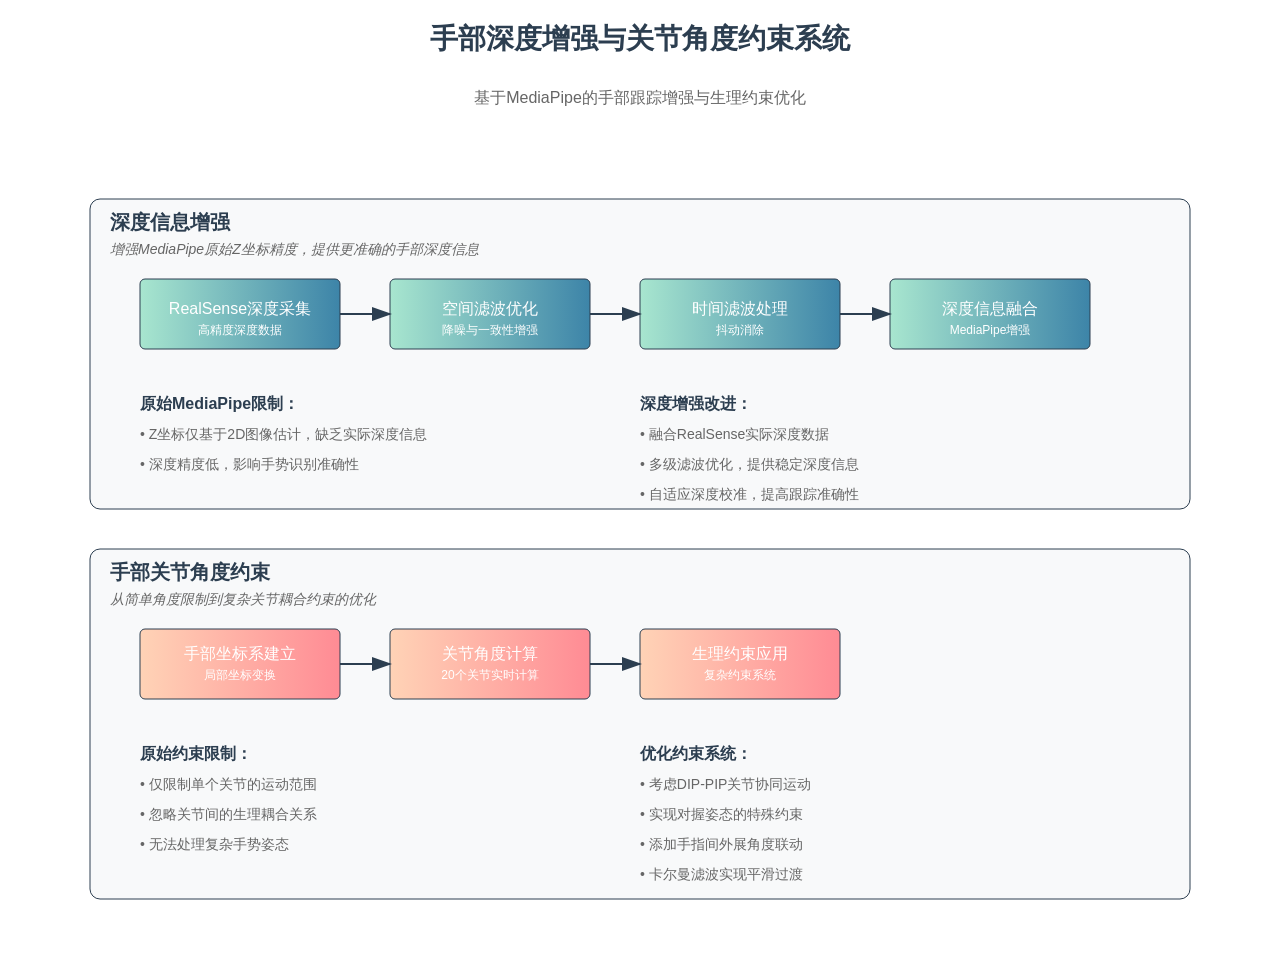
<file: task/改进方案.html>
<!DOCTYPE html>
<html>
<head>
    <style>
        .diagram-container {
            width: 1200px;
            height: 900px;
            margin: 20px auto;
            font-family: Arial, sans-serif;
        }
        .title {
            text-align: center;
            color: #2c3e50;
            font-size: 28px;
            margin-bottom: 30px;
            font-weight: bold;
        }
        .subtitle {
            text-align: center;
            color: #666;
            font-size: 16px;
            margin-bottom: 40px;
        }
    </style>
</head>
<body>
<div class="diagram-container">
    <div class="title">手部深度增强与关节角度约束系统</div>
    <div class="subtitle">基于MediaPipe的手部跟踪增强与生理约束优化</div>
    <svg width="1200" height="800">
        <defs>
            <!-- 渐变定义 -->
            <linearGradient id="depthGradient" x1="0%" y1="0%" x2="100%" y2="0%">
                <stop offset="0%" style="stop-color:#a8e6cf"/>
                <stop offset="100%" style="stop-color:#3d84a8"/>
            </linearGradient>
            <linearGradient id="angleGradient" x1="0%" y1="0%" x2="100%" y2="0%">
                <stop offset="0%" style="stop-color:#ffd3b6"/>
                <stop offset="100%" style="stop-color:#ff8b94"/>
            </linearGradient>
            <!-- 箭头定义 -->
            <marker id="arrowhead" markerWidth="10" markerHeight="7" refX="9" refY="3.5" orient="auto">
                <polygon points="0 0, 10 3.5, 0 7" fill="#2c3e50"/>
            </marker>
        </defs>

        <!-- 深度处理流程 -->
        <g transform="translate(50,50)">
            <rect x="0" y="0" width="1100" height="310" rx="10" fill="#f8f9fa" stroke="#2c3e50"/>
            <text x="20" y="30" fill="#2c3e50" font-size="20" font-weight="bold">深度信息增强</text>
            <text x="20" y="55" fill="#666" font-size="14" font-style="italic">
                增强MediaPipe原始Z坐标精度，提供更准确的手部深度信息
            </text>
            
            <!-- 深度处理步骤 -->
            <g transform="translate(50,80)">
                <rect x="0" y="0" width="200" height="70" rx="5" fill="url(#depthGradient)" stroke="#2c3e50"/>
                <text x="100" y="35" text-anchor="middle" fill="white">RealSense深度采集</text>
                <text x="100" y="55" text-anchor="middle" fill="white" font-size="12">高精度深度数据</text>
                
                <rect x="250" y="0" width="200" height="70" rx="5" fill="url(#depthGradient)" stroke="#2c3e50"/>
                <text x="350" y="35" text-anchor="middle" fill="white">空间滤波优化</text>
                <text x="350" y="55" text-anchor="middle" fill="white" font-size="12">降噪与一致性增强</text>
                
                <rect x="500" y="0" width="200" height="70" rx="5" fill="url(#depthGradient)" stroke="#2c3e50"/>
                <text x="600" y="35" text-anchor="middle" fill="white">时间滤波处理</text>
                <text x="600" y="55" text-anchor="middle" fill="white" font-size="12">抖动消除</text>
                
                <rect x="750" y="0" width="200" height="70" rx="5" fill="url(#depthGradient)" stroke="#2c3e50"/>
                <text x="850" y="35" text-anchor="middle" fill="white">深度信息融合</text>
                <text x="850" y="55" text-anchor="middle" fill="white" font-size="12">MediaPipe增强</text>

                <!-- 连接箭头 -->
                <path d="M200,35 L250,35" stroke="#2c3e50" stroke-width="2" marker-end="url(#arrowhead)"/>
                <path d="M450,35 L500,35" stroke="#2c3e50" stroke-width="2" marker-end="url(#arrowhead)"/>
                <path d="M700,35 L750,35" stroke="#2c3e50" stroke-width="2" marker-end="url(#arrowhead)"/>
                
                <!-- 深度处理说明 -->
                <g transform="translate(0,100)">
                    <text x="0" y="30" fill="#2c3e50" font-size="16" font-weight="bold">原始MediaPipe限制：</text>
                    <text x="0" y="60" fill="#666" font-size="14">
                        • Z坐标仅基于2D图像估计，缺乏实际深度信息
                    </text>
                    <text x="0" y="90" fill="#666" font-size="14">
                        • 深度精度低，影响手势识别准确性
                    </text>
                    
                    <text x="500" y="30" fill="#2c3e50" font-size="16" font-weight="bold">深度增强改进：</text>
                    <text x="500" y="60" fill="#666" font-size="14">
                        • 融合RealSense实际深度数据
                    </text>
                    <text x="500" y="90" fill="#666" font-size="14">
                        • 多级滤波优化，提供稳定深度信息
                    </text>
                    <text x="500" y="120" fill="#666" font-size="14">
                        • 自适应深度校准，提高跟踪准确性
                    </text>
                </g>
            </g>
        </g>

        <!-- 关节角度约束系统 -->
        <g transform="translate(50,400)">
            <rect x="0" y="0" width="1100" height="350" rx="10" fill="#f8f9fa" stroke="#2c3e50"/>
            <text x="20" y="30" fill="#2c3e50" font-size="20" font-weight="bold">手部关节角度约束</text>
            <text x="20" y="55" fill="#666" font-size="14" font-style="italic">
                从简单角度限制到复杂关节耦合约束的优化
            </text>
            
            <!-- 约束处理步骤 -->
            <g transform="translate(50,80)">
                <rect x="0" y="0" width="200" height="70" rx="5" fill="url(#angleGradient)" stroke="#2c3e50"/>
                <text x="100" y="30" text-anchor="middle" fill="white">手部坐标系建立</text>
                <text x="100" y="50" text-anchor="middle" fill="white" font-size="12">局部坐标变换</text>
                
                <rect x="250" y="0" width="200" height="70" rx="5" fill="url(#angleGradient)" stroke="#2c3e50"/>
                <text x="350" y="30" text-anchor="middle" fill="white">关节角度计算</text>
                <text x="350" y="50" text-anchor="middle" fill="white" font-size="12">20个关节实时计算</text>
                
                <rect x="500" y="0" width="200" height="70" rx="5" fill="url(#angleGradient)" stroke="#2c3e50"/>
                <text x="600" y="30" text-anchor="middle" fill="white">生理约束应用</text>
                <text x="600" y="50" text-anchor="middle" fill="white" font-size="12">复杂约束系统</text>

                <!-- 连接箭头 -->
                <path d="M200,35 L250,35" stroke="#2c3e50" stroke-width="2" marker-end="url(#arrowhead)"/>
                <path d="M450,35 L500,35" stroke="#2c3e50" stroke-width="2" marker-end="url(#arrowhead)"/>
                
                <!-- 约束系统对比说明 -->
                <g transform="translate(0,100)">
                    <text x="0" y="30" fill="#2c3e50" font-size="16" font-weight="bold">原始约束限制：</text>
                    <text x="0" y="60" fill="#666" font-size="14">
                        • 仅限制单个关节的运动范围
                    </text>
                    <text x="0" y="90" fill="#666" font-size="14">
                        • 忽略关节间的生理耦合关系
                    </text>
                    <text x="0" y="120" fill="#666" font-size="14">
                        • 无法处理复杂手势姿态
                    </text>

                    <text x="500" y="30" fill="#2c3e50" font-size="16" font-weight="bold">优化约束系统：</text>
                    <text x="500" y="60" fill="#666" font-size="14">
                        • 考虑DIP-PIP关节协同运动
                    </text>
                    <text x="500" y="90" fill="#666" font-size="14">
                        • 实现对握姿态的特殊约束
                    </text>
                    <text x="500" y="120" fill="#666" font-size="14">
                        • 添加手指间外展角度联动
                    </text>
                    <text x="500" y="150" fill="#666" font-size="14">
                        • 卡尔曼滤波实现平滑过渡
                    </text>
                </g>
            </g>
        </g>
    </svg>
</div>
</body>
</html>
</file>
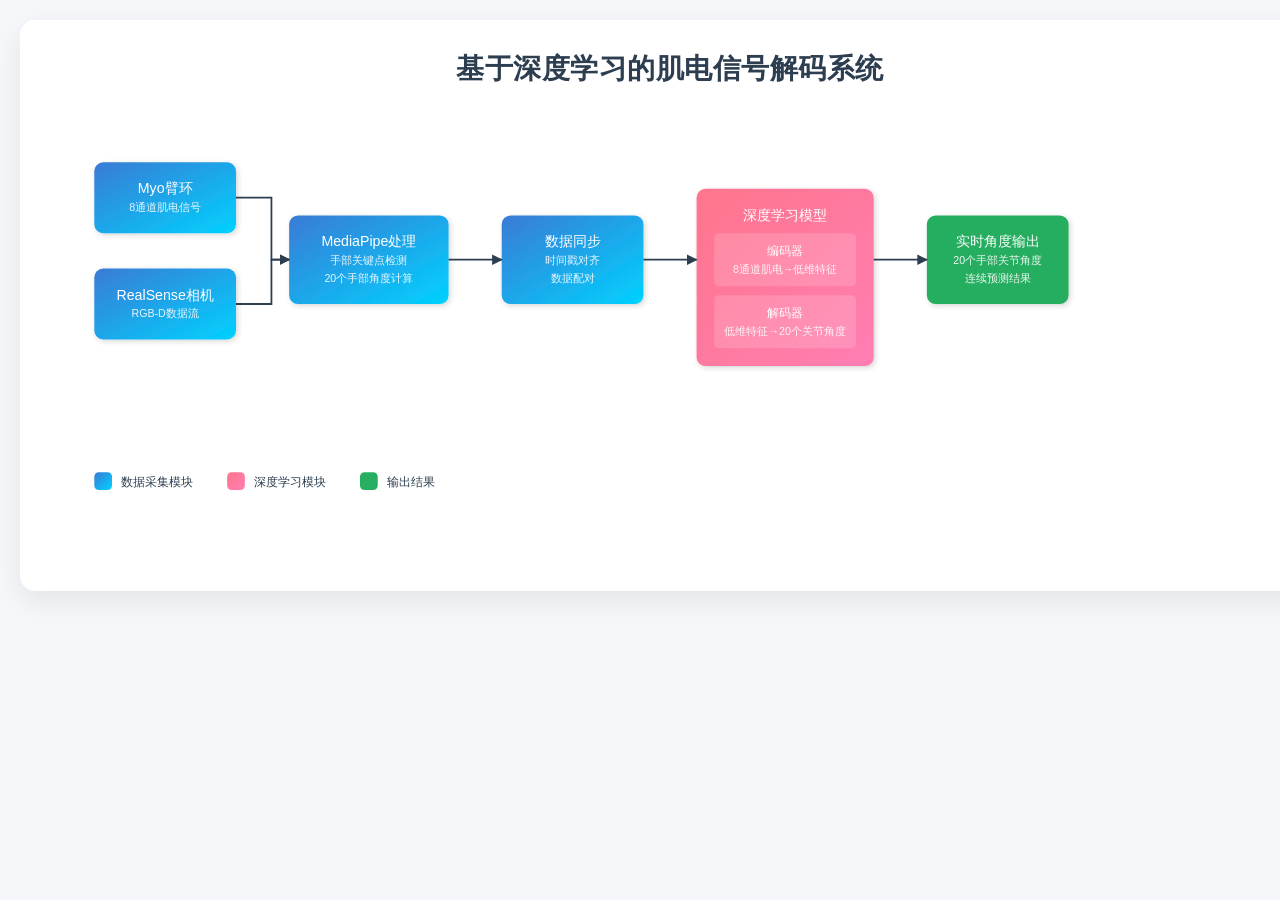
<file: task/模型方案图.html>
<!DOCTYPE html>
<html lang="zh">
<head>
    <meta charset="UTF-8">
    <meta name="viewport" content="width=device-width, initial-scale=1.0">
    <title>肌电信号解码方案图</title>
    <style>
        body {
            margin: 0;
            padding: 20px;
            font-family: 'Segoe UI', Arial, sans-serif;
            background-color: #f5f7fa;
        }
        
        .diagram-container {
            max-width: 1400px;
            width: 100%;
            margin: 0 auto;
            padding: 30px;
            background: #ffffff;
            border-radius: 15px;
            box-shadow: 0 10px 30px rgba(0,0,0,0.08);
            overflow-x: auto;
        }
        
        .title {
            text-align: center;
            color: #2c3e50;
            font-size: 28px;
            margin-bottom: 30px;
            font-weight: 600;
            letter-spacing: 0.5px;
        }
        
        svg {
            display: block;
            margin: 0 auto;
            max-width: 100%;
            height: auto;
        }
        
        /* 响应式调整 */
        @media (max-width: 1200px) {
            .diagram-container {
                padding: 20px;
            }
            .title {
                font-size: 24px;
            }
        }
        
        @media (max-width: 768px) {
            .diagram-container {
                padding: 15px;
            }
            .title {
                font-size: 20px;
                margin-bottom: 20px;
            }
        }
    </style>
</head>
<body>
<div class="diagram-container">
    <div class="title">基于深度学习的肌电信号解码系统</div>
    <svg viewBox="0 0 1400 500" preserveAspectRatio="xMidYMid meet">
        <defs>
            <!-- 渐变定义 -->
            <linearGradient id="dataGradient" x1="0%" y1="0%" x2="100%" y2="100%">
                <stop offset="0%" stop-color="#3a7bd5"/>
                <stop offset="100%" stop-color="#00d2ff"/>
            </linearGradient>
            <linearGradient id="modelGradient" x1="0%" y1="0%" x2="100%" y2="100%">
                <stop offset="0%" stop-color="#ff758c"/>
                <stop offset="100%" stop-color="#ff7eb3"/>
            </linearGradient>
            
            <!-- 阴影效果 -->
            <filter id="shadow" x="-20%" y="-20%" width="140%" height="140%">
                <feDropShadow dx="2" dy="2" stdDeviation="3" flood-color="#333" flood-opacity="0.2"/>
            </filter>

            <!-- 箭头标记 -->
            <marker id="arrow" viewBox="0 0 10 10" refX="9" refY="5"
                    markerWidth="6" markerHeight="6" orient="auto">
                <path d="M 0 0 L 10 5 L 0 10 z" fill="#2c3e50"/>
            </marker>
            
            <!-- 悬停效果 -->
            <filter id="hoverEffect" x="-20%" y="-20%" width="140%" height="140%">
                <feDropShadow dx="0" dy="0" stdDeviation="5" flood-color="#3498db" flood-opacity="0.5"/>
            </filter>
        </defs>

        <!-- 数据采集部分 -->
        <g transform="translate(50,50)">
            <!-- Myo臂环 -->
            <g class="node" cursor="pointer">
                <rect x="0" y="0" width="160" height="80" rx="10" 
                      fill="url(#dataGradient)" filter="url(#shadow)"/>
                <text x="80" y="35" text-anchor="middle" fill="white" font-size="16" font-weight="500">Myo臂环</text>
                <text x="80" y="55" text-anchor="middle" fill="rgba(255,255,255,0.9)" font-size="12">8通道肌电信号</text>
                <rect x="0" y="0" width="160" height="80" rx="10" 
                      fill="transparent" stroke="transparent" stroke-width="2"
                      style="transition: all 0.3s ease;"/>
            </g>

            <!-- RealSense相机 -->
            <g class="node" transform="translate(0,120)" cursor="pointer">
                <rect x="0" y="0" width="160" height="80" rx="10" 
                      fill="url(#dataGradient)" filter="url(#shadow)"/>
                <text x="80" y="35" text-anchor="middle" fill="white" font-size="16" font-weight="500">RealSense相机</text>
                <text x="80" y="55" text-anchor="middle" fill="rgba(255,255,255,0.9)" font-size="12">RGB-D数据流</text>
                <rect x="0" y="0" width="160" height="80" rx="10" 
                      fill="transparent" stroke="transparent" stroke-width="2"
                      style="transition: all 0.3s ease;"/>
            </g>

            <!-- MediaPipe处理 -->
            <g class="node" transform="translate(220,60)" cursor="pointer">
                <rect x="0" y="0" width="180" height="100" rx="10" 
                      fill="url(#dataGradient)" filter="url(#shadow)"/>
                <text x="90" y="35" text-anchor="middle" fill="white" font-size="16" font-weight="500">MediaPipe处理</text>
                <text x="90" y="55" text-anchor="middle" fill="rgba(255,255,255,0.9)" font-size="12">手部关键点检测</text>
                <text x="90" y="75" text-anchor="middle" fill="rgba(255,255,255,0.9)" font-size="12">20个手部角度计算</text>
                <rect x="0" y="0" width="180" height="100" rx="10" 
                      fill="transparent" stroke="transparent" stroke-width="2"
                      style="transition: all 0.3s ease;"/>
            </g>

            <!-- 数据同步 -->
            <g class="node" transform="translate(460,60)" cursor="pointer">
                <rect x="0" y="0" width="160" height="100" rx="10" 
                      fill="url(#dataGradient)" filter="url(#shadow)"/>
                <text x="80" y="35" text-anchor="middle" fill="white" font-size="16" font-weight="500">数据同步</text>
                <text x="80" y="55" text-anchor="middle" fill="rgba(255,255,255,0.9)" font-size="12">时间戳对齐</text>
                <text x="80" y="75" text-anchor="middle" fill="rgba(255,255,255,0.9)" font-size="12">数据配对</text>
                <rect x="0" y="0" width="160" height="100" rx="10" 
                      fill="transparent" stroke="transparent" stroke-width="2"
                      style="transition: all 0.3s ease;"/>
            </g>

            <!-- 深度学习模型 -->
            <g class="node" transform="translate(680,30)" cursor="pointer">
                <rect x="0" y="0" width="200" height="200" rx="10" 
                      fill="url(#modelGradient)" filter="url(#shadow)"/>
                <text x="100" y="35" text-anchor="middle" fill="white" font-size="16" font-weight="500">深度学习模型</text>
                
                <!-- Encoder部分 -->
                <g transform="translate(20,50)">
                    <rect x="0" y="0" width="160" height="60" rx="5" 
                          fill="rgba(255,255,255,0.15)"/>
                    <text x="80" y="25" text-anchor="middle" fill="white" font-size="14">编码器</text>
                    <text x="80" y="45" text-anchor="middle" fill="rgba(255,255,255,0.9)" font-size="12">8通道肌电→低维特征</text>
                </g>

                <!-- Decoder部分 -->
                <g transform="translate(20,120)">
                    <rect x="0" y="0" width="160" height="60" rx="5" 
                          fill="rgba(255,255,255,0.15)"/>
                    <text x="80" y="25" text-anchor="middle" fill="white" font-size="14">解码器</text>
                    <text x="80" y="45" text-anchor="middle" fill="rgba(255,255,255,0.9)" font-size="12">低维特征→20个关节角度</text>
                </g>
                <rect x="0" y="0" width="200" height="200" rx="10" 
                      fill="transparent" stroke="transparent" stroke-width="2"
                      style="transition: all 0.3s ease;"/>
            </g>

            <!-- 输出结果 -->
            <g class="node" transform="translate(940,60)" cursor="pointer">
                <rect x="0" y="0" width="160" height="100" rx="10" 
                      fill="#27ae60" filter="url(#shadow)"/>
                <text x="80" y="35" text-anchor="middle" fill="white" font-size="16" font-weight="500">实时角度输出</text>
                <text x="80" y="55" text-anchor="middle" fill="rgba(255,255,255,0.9)" font-size="12">20个手部关节角度</text>
                <text x="80" y="75" text-anchor="middle" fill="rgba(255,255,255,0.9)" font-size="12">连续预测结果</text>
                <rect x="0" y="0" width="160" height="100" rx="10" 
                      fill="transparent" stroke="transparent" stroke-width="2"
                      style="transition: all 0.3s ease;"/>
            </g>

            <!-- 连接线 -->
            <g stroke="#2c3e50" stroke-width="2" fill="none" marker-end="url(#arrow)">
                <!-- Myo到数据同步 -->
                <path d="M160,40 H200 V110 H220"/>
                <!-- RealSense到MediaPipe -->
                <path d="M160,160 H200 V110 H220"/>
                <!-- MediaPipe到数据同步 -->
                <path d="M400,110 H460"/>
                <!-- 数据同步到模型 -->
                <path d="M620,110 H680"/>
                <!-- 模型到输出 -->
                <path d="M880,110 H940"/>
            </g>
        </g>

        <!-- 图例 -->
        <g transform="translate(50,400)">
            <rect x="0" y="0" width="20" height="20" rx="5" fill="url(#dataGradient)"/>
            <text x="30" y="15" fill="#2c3e50" font-size="14" font-weight="500">数据采集模块</text>
            
            <rect x="150" y="0" width="20" height="20" rx="5" fill="url(#modelGradient)"/>
            <text x="180" y="15" fill="#2c3e50" font-size="14" font-weight="500">深度学习模块</text>
            
            <rect x="300" y="0" width="20" height="20" rx="5" fill="#27ae60"/>
            <text x="330" y="15" fill="#2c3e50" font-size="14" font-weight="500">输出结果</text>
        </g>
    </svg>
</div>

<script>
    // 添加悬停效果
    document.querySelectorAll('.node').forEach(node => {
        node.addEventListener('mouseenter', function() {
            this.querySelector('rect:first-child').setAttribute('filter', 'url(#hoverEffect)');
            this.querySelector('rect:last-child').setAttribute('stroke', '#3498db');
        });
        
        node.addEventListener('mouseleave', function() {
            this.querySelector('rect:first-child').setAttribute('filter', 'url(#shadow)');
            this.querySelector('rect:last-child').setAttribute('stroke', 'transparent');
        });
    });
</script>
</body>
</html>
</file>
